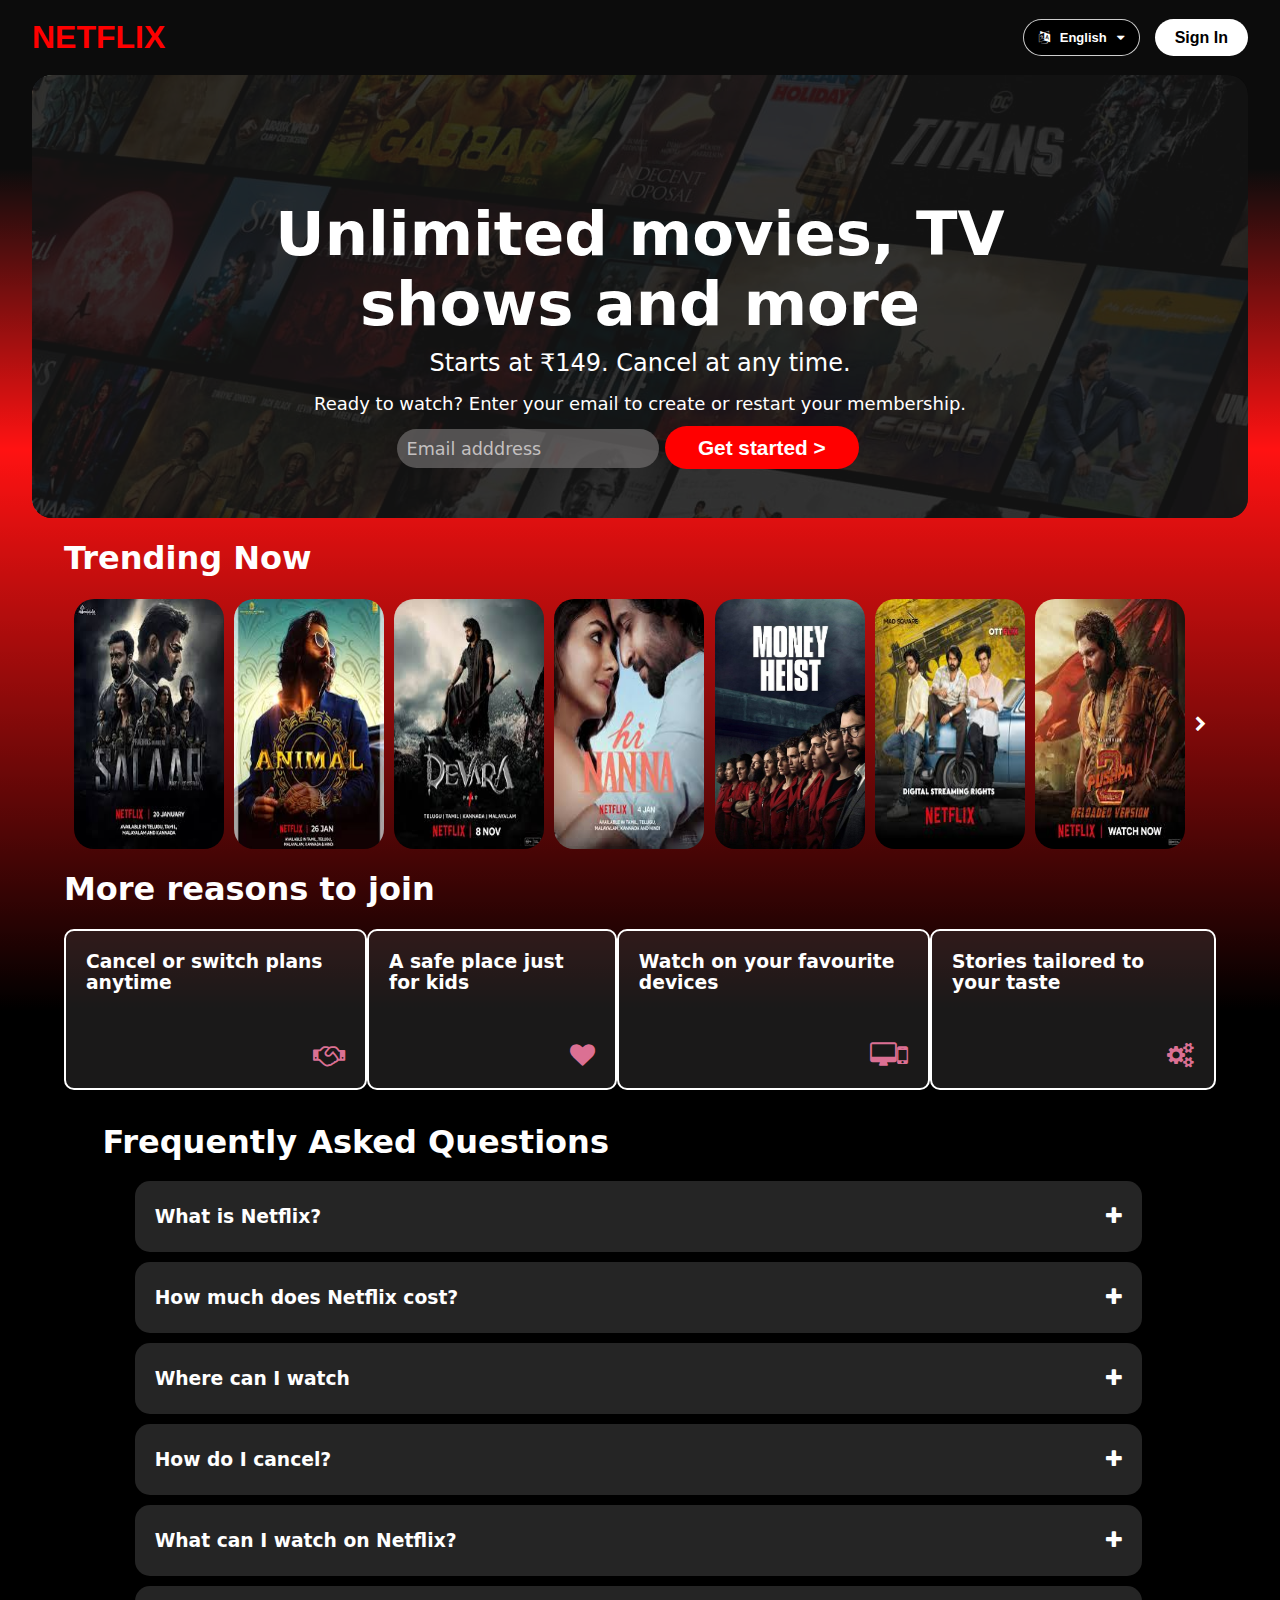
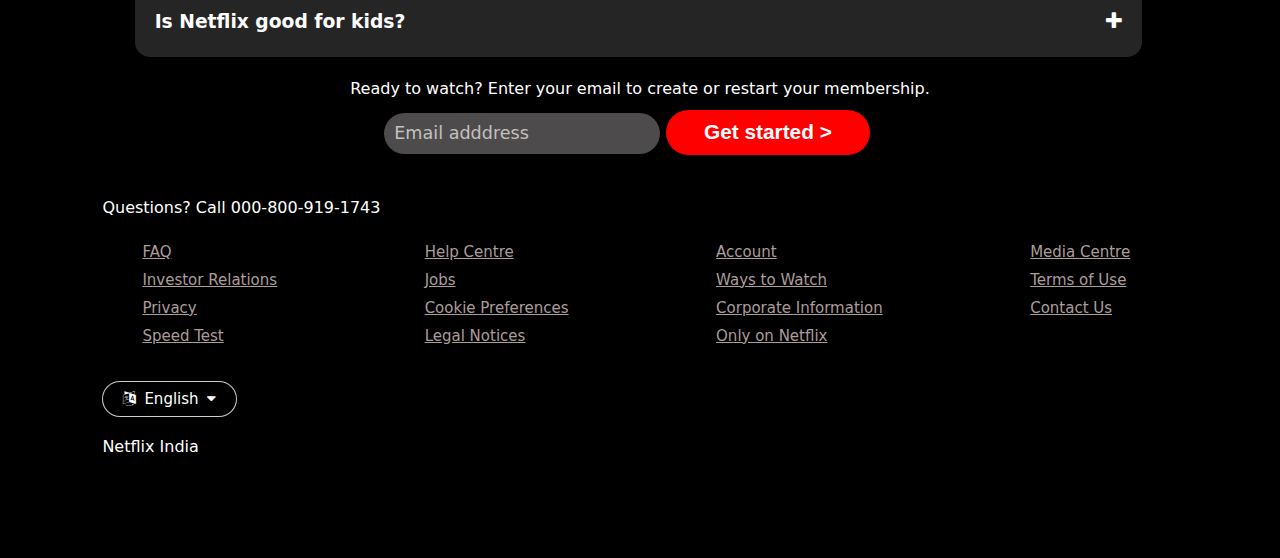
<file: Netflix-clone/index.html>
<!DOCTYPE html>
<html lang="en">
<head>
    <meta charset="UTF-8">
    <meta name="viewport" content="width=device-width, initial-scale=1.0">
    <title>Netflix India - Watch Tv Shows</title>
    <link rel="stylesheet" href="index.css">
    <link rel="icon" type="image/png" href="favicon.png">
    <link rel="stylesheet" href="https://cdnjs.cloudflare.com/ajax/libs/font-awesome/4.7.0/css/font-awesome.min.css">

</head>
<body>
    <div class="Main">
        <header>
            <h1>Netflix</h1>
            <div class="top">
                <div class="language"><i class="fa fa-language"></i><a href="">English</a><i class="fa fa-caret-down"></i>
                </div>
                <a href="" class="sign">Sign In</a>
                
            </div>
        </header>
        <div class="intro">
            <h1>Unlimited movies, TV<br>
                shows and more</h1>
                <p class="price">Starts at ₹149. Cancel at any time.<p>
                <p>Ready to watch? Enter your email to create or restart your membership.</p>
                <div class="started">
                    <input type="email" placeholder="Email adddress">
                    <button>Get started  ></button>
                </div>
        </div>
        <div class="trending">
                <h1>Trending Now</h1>
                <div class="photos">
                    <img src="salaar2.jpg" alt="">
                    <img src="animal.jpg" alt="">
                    <img src="devara.jpg" alt="">
                    <img src="hi-nanna.jpg" alt="">
                    <img src="money-heist.jpg" alt="">
                    <img src="mad.jpg" alt="">
                    <img src="pushpa.jpg" alt="">
                    <i class="fa fa-chevron-right"></i>
                </div>
        </div>
        <div class="reasons">
                <h1>More reasons to join</h1>
                <div class="list">
                    <div class="content">
                        <h3>Cancel or switch plans anytime</h3>
                        <i class="fa fa-handshake-o"></i>
                    </div>
                    <div class="content">
                        <h3>A safe place just for kids</h3>
                        <i class="fa fa-heart"></i>
                    </div>
                    <div class="content">
                        <h3>Watch on your favourite devices</h3>
                        <div class="two"><i class="fa fa-desktop"></i>
                        <i class="fa fa-mobile"></i></div>
                    </div>
                    <div class="content">
                        <h3>Stories tailored to your taste</h3>
                        <i class="fa fa-cogs"></i>
                    </div>
                </div>
        </div>
    </div>
    <div class="bottom">
        <div class="questions">
        <h1>Frequently Asked Questions</h1>
        <div class="answer">
            <div class="ques">
                <h3>What is Netflix?</h3>
                <i class="fa fa-plus"></i>
            </div>
            <div class="ques">
                <h3>How much does Netflix cost?</h3>
                <i class="fa fa-plus"></i>
            </div>
            <div class="ques">
                <h3>Where can I watch</h3>
                <i class="fa fa-plus"></i>
            </div>
            <div class="ques">
                <h3>How do I cancel?</h3>
                <i class="fa fa-plus"></i>
            </div>
            <div class="ques">
                <h3>What can I watch on Netflix?</h3>
                <i class="fa fa-plus"></i>
            </div>
            <div class="ques">
                <h3>Is Netflix good for kids?</h3>
                <i class="fa fa-plus"></i>

            </div>
        </div>
        </div>
        <div class="login">
            <p>Ready to watch? Enter your email to create or restart your membership.</p>
            <div class="log">
                <input type="email" placeholder="Email adddress">
                <button>Get started  ></button>
            </div>
        </div>
        <div class="footer">
            <p>Questions? Call 000-800-919-1743</p>
            <div class="list2">
                <ul>
                    <li><a href="">FAQ</a></li>
                    <li><a href="">Investor Relations</a></li>
                    <li><a href="">Privacy</a></li>
                    <li><a href="">Speed Test</a></li>
                </ul>
                <ul>
                    <li><a href="">Help Centre</a></li>
                    <li><a href="">Jobs</a></li>
                    <li><a href="">Cookie Preferences</a></li>
                    <li><a href="">Legal Notices</a></li>
                </ul>
                <ul>
                    <li><a href="">Account</a></li>
                    <li><a href="">Ways to Watch</a></li>
                    <li><a href="">Corporate Information</a></li>
                    <li><a href="">Only on Netflix</a></li>
                </ul>
                <ul>
                    <li><a href="">Media Centre</a></li>
                    <li><a href="">Terms of Use</a></li>
                    <li><a href="">Contact Us</a></li>
                </ul>
            </div>
            <div class="lan"><i class="fa fa-language"></i><a href="">English</a><i class="fa fa-caret-down"></i>
        </div>
        <p>Netflix India</p>
    </div>
</body>
</html>
</file>
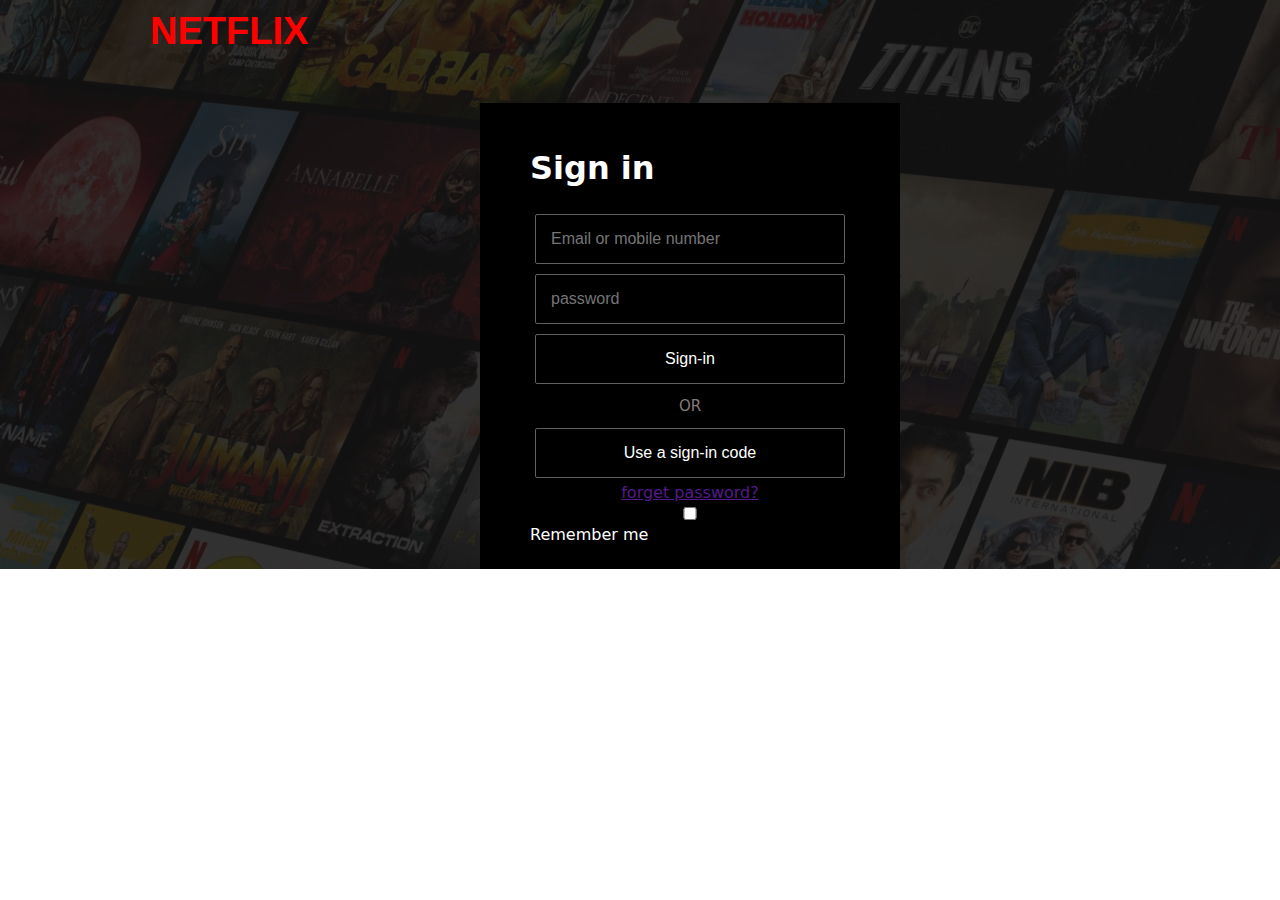
<file: Netflix-clone/sign.html>
<!DOCTYPE html>
<html lang="en">
<head>
    <meta charset="UTF-8">
    <meta name="viewport" content="width=device-width, initial-scale=1.0">
    <title>Netflix</title>
    <link rel="stylesheet" href="sign.css">
    <link rel="icon" type="image/png" href="favicon.png">
    <link rel="stylesheet" href="https://cdnjs.cloudflare.com/ajax/libs/font-awesome/4.7.0/css/font-awesome.min.css">

</head>
<body>
    <div class="top">
        <header>
            <h1>Netflix</h1>
        </header>
        <div class="sign-in">
            <h1>Sign in</h1>
            <input type="text" placeholder="Email or mobile number">
            <input type="password" placeholder="password">
            <input type="button" value="Sign-in">
            <p>OR</p>
            <input type="button" value="Use a sign-in code">
            <a href="">forget password?</a>
            <input type="checkbox" id="remember">
            <label for="remember">Remember me</label>

        </div>
    </div>
    
</body>
</html>
</file>
<file: Netflix-clone/index.css>
body
{
    margin: 0;
}
.Main{
    padding-bottom: 20px;
    background: linear-gradient(to bottom, #000000f3 15%, #ff0000ed 40%, #000000 90%);
}
header
{
    display: flex;
    padding: 1.5% 2.5%;
    justify-content: space-between;
}
header h1{
    margin: 0;
    color: red;
    text-transform: uppercase;
    font-weight: 900;
    font-family:'Gill Sans', 'Gill Sans MT', Calibri, 'Trebuchet MS', sans-serif;
}
header .top
{
    display: flex;

}
header a 
{
    text-decoration: none;
    padding: 0 10px;
    font-family:'Lucida Sans', 'Lucida Sans Regular', 'Lucida Grande', 'Lucida Sans Unicode', Geneva, Verdana, sans-serif;
    text-align: center;
    font-size: 100%;
    font-weight:bolder;
}
header .top  .sign
{
    text-decoration: none;
    color: rgb(0, 0, 0);
    padding: 9.5px 20px;
    border-radius: 20px;
    font-weight: bold;
    background-color: #fff;
    margin-left: 15px;
    
}
header .language
{
    display: flex;
    flex-direction: row;
    background-color: rgb(0, 0, 0);
    justify-content: center;
    align-items: center;
    padding: 0 15px;
    border-radius: 20px;
    color: white;
    border: 1px solid rgba(255, 255, 255, 0.805);
}
header .language a{
    color: white;
}
header .language
{
    font-size: 13px;
}
.intro
{
    display: flex;
    flex-direction: column;
    align-items: center;
    padding: 3% 0;
    background-color: #fff;
    width: 95%;
    margin-left: 2.5%;
    border-radius: 20px;
    background-image: url('banner.jpg');
    box-shadow: inset 0 0 500px 500px rgba(22, 21, 21, 0.837);
    color: white;
    font-family:system-ui, -apple-system, BlinkMacSystemFont, 'Segoe UI', Roboto, Oxygen, Ubuntu, Cantarell, 'Open Sans', 'Helvetica Neue', sans-serif;
}
.intro h1{
    margin: 0;
    text-align: center;
    padding-top: 7%;
    color: white;
    font-weight: bold;
    font-size: 380%;
}
.intro .price
{
    margin: 10px;
    font-size:x-large;
}
.intro p{
    margin: 2px;
    font-size: large;
    text-align: center;
}
.intro .started
{

    padding: 10px 0;
    width: 40%;
    
}
.started input
{
    width: 50%;
    padding: 2%;
    border-radius: 30px;
    border: 0;
    font-family: system-ui, 'Segoe UI', 'Open Sans', 'Helvetica Neue', sans-serif;
    font-size: 110%;
    background-color: rgba(120, 116, 116, 0.642);
    color: white;
    
}
.started button{
    padding: 2%;
    width: 40%;
    border-radius: 30px;
    border: 0;
    cursor: pointer;
    font-size: 130%;
    font-weight: bold;
    background-color: red;
    color: white;
}
input::placeholder {
    color: rgb(196, 192, 192);
}
.trending
{
    margin: 1% 5%;
    font-family: system-ui, 'Segoe UI', 'Open Sans', 'Helvetica Neue', sans-serif;


}
.trending h1{
    font-size: 2rem;
    color: white;
}
.trending .photos
{
    display: flex;
    justify-content: space-evenly;
    
}
.photos img
{
    width: 150px;
    height: 250px;
    border-radius: 20px;
    transition: transform 0.3s ease-in-out;
}
.photos img:hover
{
    transform: scale(1.06);
}
.trending .photos i{
    display: flex;
    justify-content: center;
    align-items: center;
    color: white;
}
.reasons
{
    margin: 1% 5%;
    font-family: system-ui, 'Segoe UI', 'Open Sans', 'Helvetica Neue', sans-serif;
}
.reasons h1{
    font-size: 2rem;
    color: white;
}
.reasons .list
{
    display: flex;
    color: white;
    justify-content: space-around;
}
.list .content 
{
    display: flex;
    flex-direction: column;
    align-items: end;
    border: 2px solid white;
    padding: 20px 20px ;
    border-radius: 10px;
    background-color: #46424260;
}
.list .content h3{
    margin: 0;
}
.list .content i{
    float: right;
    padding: 50px 0 0 0;
    font-size: 25px;
    color: palevioletred;
    
}
.list .content .two
{
    display: flex;
}
.bottom
{
    background-color: #000000;
}
.questions
{
    margin: 0 8%;
    font-family: system-ui, 'Segoe UI', 'Open Sans', 'Helvetica Neue', sans-serif;
}
.questions h1{
    font-size: 2rem;
    color: white;
    margin: 0 0 20px 0;
}
.answer
{
    display: flex;
    flex-direction: column;
    gap: 10px;
    color: white;
}
.answer .ques{
    margin-left: 3%;
    display: flex;
    justify-content: space-between;
    width: 90%;
    border-radius: 15px;
    padding: 25px 20px;
    background-color: #333333bb;
}
.answer .ques h3{
    margin: 0;
    font-weight:600;
}
.answer .ques i{
    font-size: 20px;
}
.login
{
    color: white;
    display: flex;
    flex-direction: column;
    align-items: center;
    font-family: system-ui, 'Segoe UI', 'Open Sans', 'Helvetica Neue', sans-serif;
    padding: 20px 0;
}
.login p{
    margin: 2px;
    font-size:medium;
    text-align: center;
}
.log input{
    width: 50%;
    padding: 2%;
    border-radius: 30px;
    border: 0;
    font-family: system-ui, 'Segoe UI', 'Open Sans', 'Helvetica Neue', sans-serif;
    font-size: 110%;
    background-color: rgba(120, 116, 116, 0.642);
    color: white;
}
.log button{
    padding: 2%;
    width: 40%;
    border-radius: 30px;
    border: 0;
    cursor: pointer;
    font-size: 130%;
    font-weight: bold;
    background-color: red;
    color: white;
}
.login .log{
    width: 40%;
    padding: 10px 0;
}
.footer
{
    margin: 0 8%;
    font-family: system-ui, 'Segoe UI', 'Open Sans', 'Helvetica Neue', sans-serif;
    color: white;
    padding: 1% 0 8% 0;
}
.footer p{
    margin: 0;
}
.footer .list2
{
    display: flex;
    gap:10%;
}
.list2 li{
    list-style: none;
    margin: 10px 0;
    font-size:15px;
}
.list2 li a{
    color: rgb(172, 156, 156);
}

.footer .lan
{
    display: flex;
    flex-direction: row;
    background-color: rgb(0, 0, 0);
    align-items: center;
    padding: 0 20px;
    border-radius: 20px;
    color: white;
    border: 1px solid rgba(255, 255, 255, 0.805);
    width: fit-content;
    margin: 10px 0 20px 0;

}
.footer .lan a{
    color: white;
    text-decoration: none;
    padding:8px ;
}
.footer .lan
{
    font-size: 15px;
}
@media screen and (max-width: 600px) {
    header h1
    {
        font-weight: 400;
    }
    header a
    {
        padding: 0 5px;
    }
    .intro .started,.log
    {
    
        display: flex;
        flex-direction: column;
        gap: 10px;
        width: 60%;
    }
    .started input,.log input
    {
        width: 100%;
        font-size: 100%;
        padding: 10px;
    }
    .started button,.log button
    {
        width: 110%;
        font-size: 100%;
        padding: 10px;
    }
    .trending .photos
    {
        display: grid;
        grid-template-columns: auto auto;
        gap: 10px;
    }
    .photos img
    {
        width: 120px;
        height: 200px;
    }
    .reasons .list
    {
        display: flex;
        flex-direction: column;
        gap: 10px;
    }
    .list .content
    {
        display: flex;
        flex-direction: row;
        justify-content: space-between;
    }
    .list .content i
    {
        padding: 0;
        float: right;
    }
    .questions
    {
    margin: 0 4%;
    }
    .answer .ques
    {
        width: 85%;
    }
    .footer .list2
    {
        display: grid;
        grid-template-columns: auto auto;
        gap: 2px;
    }
    .footer
    {
        padding-bottom: 20%;
    }
  }
</file>
<file: Netflix-clone/sign.css>
.top
{
    background-image: url('banner.jpg');
    box-shadow: inset 0 500px 500px 500px rgba(22, 21, 21, 0.83);
    width:100%;
}
body
{
    margin: 0;
}
header h1{
    margin: 0;
    padding-left: 150px;
    padding-top: 10px;
    color: red;
    text-transform: uppercase;
    font-size: 38px;
    font-weight: 900;
    font-family:'Gill Sans', 'Gill Sans MT', Calibri, 'Trebuchet MS', sans-serif;
}
.sign-in
{
    color: white;
    padding: 25px 50px;
    background-color: black;
    display: flex;
    flex-direction: column;
    width: 25%;
    justify-content: center;
    margin-top: 50px;
    margin-left: 37.5%;
    font-family: system-ui, 'Segoe UI', 'Open Sans', 'Helvetica Neue', sans-serif;
}
.sign-in input
{
    margin: 5px;
    padding: 15px;
    background-color: black;
    border: 1px solid rgb(95, 95, 95);
    border-radius: 2px;
    font-size: 16px;
    color: white;
}
.sign-in p 
{
    text-align: center;
    color: rgb(135, 121, 121);
    font-size: 15px;
    margin: 8px;
}
.sign-in a
{
    text-align: center;
}
</file>
